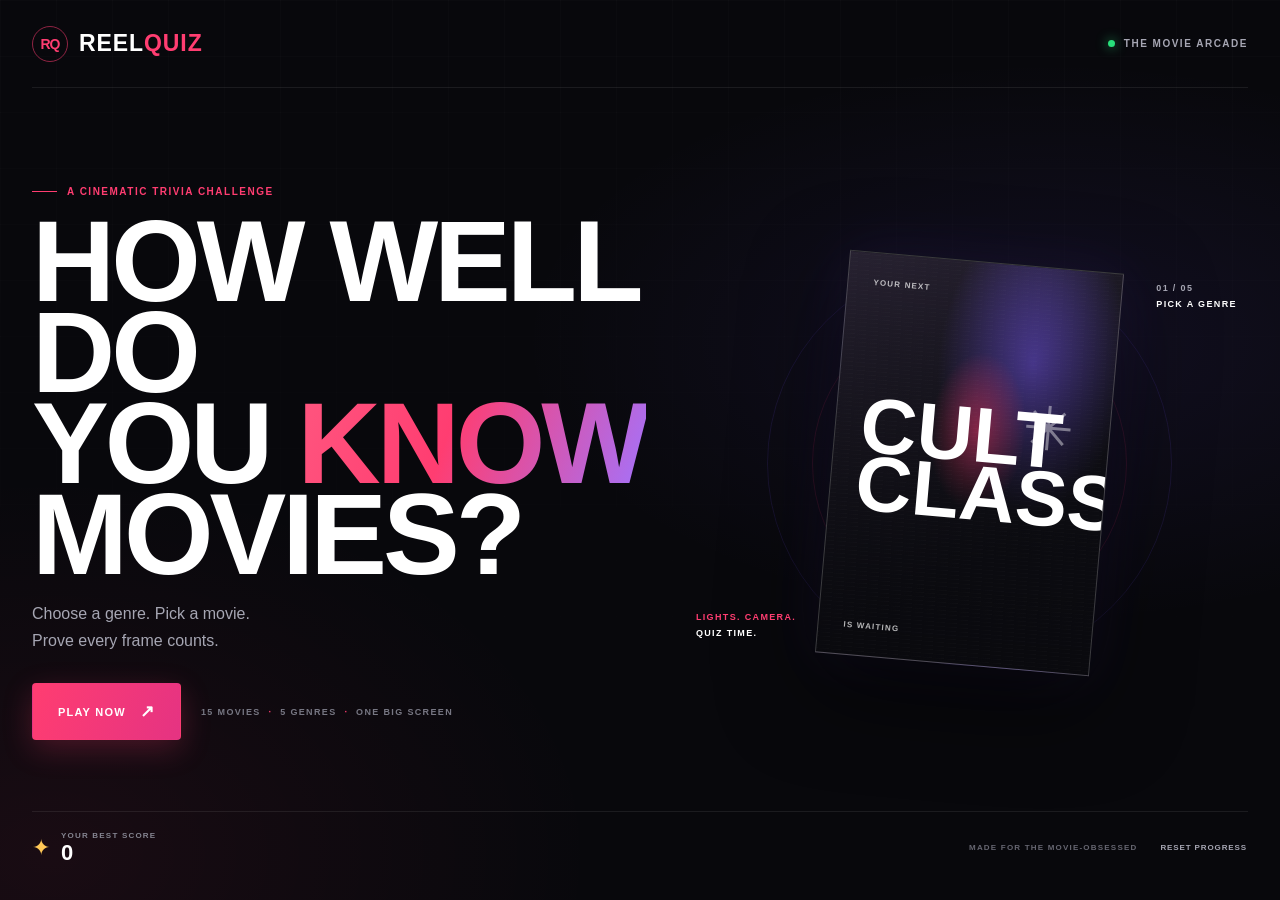
<file: Frontend/index.html>
<!DOCTYPE html>
<html lang="en">
<head>
  <meta charset="UTF-8">
  <meta name="viewport" content="width=device-width, initial-scale=1.0">
  <meta name="theme-color" content="#08080c">
  <meta name="description" content="Pick a movie. Prove you know it. A cinematic movie quiz arcade.">
  <title>Reel Quiz — Movie Trivia Arcade</title>
  <link rel="stylesheet" href="style.css">
  <script src="js/data.js" defer></script>
  <script src="js/questions.js" defer></script>
  <script src="js/app.js" defer></script>
</head>
<body>
  <a class="skip-link" href="#main">Skip to content</a>
  <div class="app-shell">
    <header class="site-header">
      <a class="brand" href="#home" data-screen-link="home" aria-label="Reel Quiz home">
        <span class="brand-mark" aria-hidden="true">RQ</span>
        <span>REEL<span class="brand-accent">QUIZ</span></span>
      </a>
      <div class="header-status">
        <span class="status-light" aria-hidden="true"></span>
        <span>THE MOVIE ARCADE</span>
      </div>
    </header>

    <main id="main">
      <section class="screen home-screen" id="home" data-screen aria-labelledby="home-title">
        <div class="hero-copy">
          <p class="eyebrow"><span class="eyebrow-line"></span> A CINEMATIC TRIVIA CHALLENGE</p>
          <h1 id="home-title" tabindex="-1">HOW WELL DO<br>YOU <span class="text-gradient">KNOW</span><br>MOVIES?</h1>
          <p class="hero-description">Choose a genre. Pick a movie.<br>Prove every frame counts.</p>
          <div class="hero-actions">
            <button class="button button-primary button-large" type="button" data-action="play">
              PLAY NOW <span aria-hidden="true">↗</span>
            </button>
            <p class="microcopy">15 MOVIES <span aria-hidden="true">·</span> 5 GENRES <span aria-hidden="true">·</span> ONE BIG SCREEN</p>
          </div>
        </div>
        <div class="hero-art" aria-hidden="true">
          <div class="hero-orbit orbit-one"></div>
          <div class="hero-orbit orbit-two"></div>
          <div class="hero-poster">
            <span class="poster-kicker">YOUR NEXT</span>
            <span class="poster-title">CULT<br>CLASSIC</span>
            <span class="poster-symbol">✳</span>
            <span class="poster-footer">IS WAITING</span>
          </div>
          <span class="floating-label label-top">01 / 05<br><b>PICK A GENRE</b></span>
          <span class="floating-label label-bottom">LIGHTS. CAMERA.<br><b>QUIZ TIME.</b></span>
        </div>
        <div class="home-footer">
          <div class="high-score">
            <span class="high-score-icon" aria-hidden="true">✦</span>
            <span><span class="meta-label">YOUR BEST SCORE</span><strong id="home-high-score">0</strong></span>
          </div>
          <div class="home-footer-actions">
            <span class="footer-note">MADE FOR THE MOVIE-OBSESSED</span>
            <button class="button button-quiet reset-button" type="button" data-action="reset-progress">RESET PROGRESS</button>
          </div>
        </div>
      </section>

      <section class="screen selection-screen" id="genres" data-screen aria-labelledby="genres-title" hidden>
        <div class="screen-heading">
          <p class="eyebrow"><span class="eyebrow-line"></span> STEP 01 <span class="heading-divider">/</span> THE FIRST PICK</p>
          <h1 id="genres-title" tabindex="-1">CHOOSE YOUR <span class="text-gradient">GENRE</span></h1>
          <p class="screen-description">Set the scene. Which kind of story are you in the mood for?</p>
        </div>
        <div class="genre-grid" id="genre-grid"></div>
        <div class="screen-footer">
          <button class="button button-quiet" type="button" data-action="home"><span aria-hidden="true">←</span> HOME</button>
          <span class="selection-hint">PICK YOUR CINEMA UNIVERSE <span aria-hidden="true">✳</span></span>
        </div>
      </section>

      <section class="screen selection-screen" id="movies" data-screen aria-labelledby="movies-title" hidden>
        <div class="screen-heading">
          <p class="eyebrow"><span class="eyebrow-line"></span> STEP 02 <span class="heading-divider">/</span> PICK YOUR FILM</p>
          <h1 id="movies-title" tabindex="-1"><span id="selected-genre-name">GENRE</span> <span class="text-gradient">NIGHT</span></h1>
          <p class="screen-description">Choose a movie and show us what you remember.</p>
        </div>
        <div class="movie-grid" id="movie-grid"></div>
        <div class="screen-footer">
          <button class="button button-quiet" type="button" data-action="back-to-genres"><span aria-hidden="true">←</span> ALL GENRES</button>
          <span class="selection-hint" id="movie-count"></span>
        </div>
      </section>

      <section class="screen selection-screen modes-screen" id="modes" data-screen aria-labelledby="modes-title" hidden>
        <div class="screen-heading">
          <p class="eyebrow"><span class="eyebrow-line"></span> STEP 03 <span class="heading-divider">/</span> SET THE CHALLENGE</p>
          <h1 id="modes-title" tabindex="-1">CHOOSE YOUR <span class="text-gradient">MODE</span></h1>
          <p class="screen-description" id="mode-movie-title">Choose how you want to play.</p>
          <p class="mode-round-note">Every round has eight questions. Your chosen mode leads; other categories keep the challenge varied.</p>
        </div>
        <div class="mode-grid" id="mode-grid"></div>
        <div class="screen-footer">
          <button class="button button-quiet" type="button" data-action="back-to-movies"><span aria-hidden="true">←</span> MOVIES</button>
          <span class="selection-hint">PICK A MODE TO START PLAYING</span>
        </div>
      </section>

      <section class="screen quiz-screen" id="quiz" data-screen aria-labelledby="quiz-title" hidden>
        <div class="quiz-topline">
          <div>
            <p class="eyebrow"><span class="eyebrow-line"></span> YOUR MOVIE CHALLENGE</p>
            <h1 id="quiz-title" tabindex="-1">THE <span class="text-gradient">QUIZ</span></h1>
            <p class="quiz-movie-title" id="quiz-movie-title"></p>
          </div>
          <div class="score-panel" aria-live="polite">
            <span class="meta-label">CURRENT SCORE</span>
            <strong class="score-value" id="quiz-score">0</strong>
            <span class="score-bonus" id="score-pop" aria-hidden="true"></span>
          </div>
        </div>

        <div class="question-progress">
          <div class="question-progress-label">
            <span id="question-number">QUESTION 1 / 5</span>
            <span id="question-mode-label">CLASSIC TRIVIA</span>
          </div>
          <progress id="question-progress" max="8" value="1" aria-label="Quiz progress"></progress>
          <div class="quiz-stats">
            <div class="timer-panel" id="timer-panel">
              <span class="stat-label">TIME LEFT</span>
              <strong id="timer-value" aria-live="off">15</strong>
              <progress id="timer-progress" max="15" value="15" aria-label="Time remaining"></progress>
            </div>
            <div class="streak-panel" id="streak-panel" aria-live="polite">
              <span class="stat-label">BEST STREAK</span>
              <strong id="streak-value">0</strong>
              <span class="streak-current" id="current-streak">No active streak</span>
            </div>
          </div>
        </div>

        <div id="quiz-question-panel">
          <p class="question-type" id="question-type">MULTIPLE CHOICE</p>
          <h2 class="question-prompt" id="question-prompt" tabindex="-1"></h2>
          <div class="answer-grid" id="answer-grid" role="group" aria-label="Answer choices"></div>
          <div class="answer-feedback" id="answer-feedback" role="status" aria-live="polite" hidden>
            <div class="feedback-copy">
              <strong id="feedback-title"></strong>
              <p id="feedback-explanation"></p>
            </div>
            <button class="button button-primary" type="button" data-action="continue">
              NEXT <span aria-hidden="true">→</span>
            </button>
          </div>
        </div>

      </section>

      <section class="screen results-screen" id="results" data-screen aria-labelledby="results-title" hidden>
        <div class="results-heading">
          <p class="eyebrow"><span class="eyebrow-line"></span> FINAL CUT <span class="heading-divider">/</span> CHALLENGE COMPLETE</p>
          <div class="record-banner" id="record-banner" hidden>✦ NEW ARCADE HIGH SCORE ✦</div>
          <h1 id="results-title" tabindex="-1">QUIZ <span class="text-gradient">COMPLETE</span></h1>
          <p class="results-movie" id="results-movie-title"></p>
          <strong class="results-score" id="results-score">0</strong>
          <p class="results-rating" id="results-rating">NICE RUN!</p>
        </div>

        <div class="results-stats" aria-label="Quiz results">
          <div><span>ACCURACY</span><strong id="results-accuracy">0%</strong></div>
          <div><span>CORRECT</span><strong id="results-correct">0 / 0</strong></div>
          <div><span>BEST STREAK</span><strong id="results-streak">0</strong></div>
          <div><span>TIME BONUS</span><strong id="results-time-bonus">+0</strong></div>
        </div>

        <div class="results-mastery">
          <div class="mastery-heading">
            <div><span class="stat-label">MOVIE MASTERY</span><strong id="results-mastery-value">0%</strong></div>
            <span id="results-mastery-record">FIRST RUN</span>
          </div>
          <progress id="results-mastery-progress" max="100" value="0" aria-label="Movie mastery"></progress>
          <p id="results-mastery-copy"></p>
        </div>

        <div class="results-actions">
          <button class="button button-primary" type="button" data-action="replay-quiz">PLAY AGAIN <span aria-hidden="true">↻</span></button>
          <button class="button button-secondary" type="button" data-action="show-mastery">MOVIE MASTERY</button>
          <button class="button button-quiet" type="button" data-action="back-to-movies">CHOOSE ANOTHER MOVIE</button>
          <button class="button button-quiet" type="button" data-action="home">BACK TO HOME</button>
        </div>
      </section>

      <section class="screen mastery-screen" id="mastery" data-screen aria-labelledby="mastery-title" hidden>
        <div class="screen-heading">
          <p class="eyebrow"><span class="eyebrow-line"></span> YOUR COLLECTION <span class="heading-divider">/</span> PLAYER PROGRESS</p>
          <h1 id="mastery-title" tabindex="-1">MOVIE <span class="text-gradient">MASTERY</span></h1>
          <p class="screen-description" id="mastery-movie-title"></p>
        </div>
        <div class="mastery-card">
          <div class="mastery-card-top">
            <span class="stat-label">MASTERY</span>
            <strong id="mastery-percentage">0%</strong>
          </div>
          <progress id="mastery-progress" max="100" value="0" aria-label="Movie mastery"></progress>
          <div class="mastery-record-grid">
            <div><span>GAMES PLAYED</span><strong id="mastery-games">0</strong></div>
            <div><span>BEST SCORE</span><strong id="mastery-best-score">0</strong></div>
            <div><span>BEST STREAK</span><strong id="mastery-best-streak">0</strong></div>
            <div><span>ACCURACY</span><strong id="mastery-accuracy">0%</strong></div>
            <div><span>QUESTIONS ANSWERED</span><strong id="mastery-answered">0</strong></div>
            <div><span>CORRECT ANSWERS</span><strong id="mastery-correct">0</strong></div>
          </div>
        </div>
        <div class="screen-footer">
          <button class="button button-quiet" type="button" data-action="back-to-results"><span aria-hidden="true">←</span> RESULTS</button>
          <button class="button button-quiet" type="button" data-action="back-to-movies">ALL MOVIES <span aria-hidden="true">→</span></button>
        </div>
      </section>

      <p class="app-notice" id="app-notice" role="status" aria-live="polite" hidden></p>
      <div class="sr-only" id="screen-announcement" aria-live="polite"></div>
    </main>
  </div>
</body>
</html>
</file>
<file: Frontend/style.css>
:root {
  color-scheme: dark;
  --bg-primary: #08080c;
  --bg-secondary: #111118;
  --bg-card: #181821;
  --text-primary: #ffffff;
  --text-secondary: #a6a6b3;
  --accent-primary: #ff3d71;
  --accent-secondary: #7c5cff;
  --success: #28e07b;
  --danger: #ff4757;
  --warning: #ffc857;
  --border: rgba(255, 255, 255, 0.08);
  --font-display: "Arial Narrow", "Franklin Gothic Condensed", Impact, sans-serif;
  --font-body: "Segoe UI", Arial, sans-serif;
}

* {
  box-sizing: border-box;
}

body {
  min-width: 320px;
  min-height: 100vh;
  margin: 0;
  color: var(--text-primary);
  background:
    radial-gradient(ellipse at 82% 38%, rgba(124, 92, 255, 0.09), transparent 33rem),
    radial-gradient(ellipse at 4% 95%, rgba(255, 61, 113, 0.07), transparent 34rem),
    var(--bg-primary);
  font-family: var(--font-body);
}

body::before {
  position: fixed;
  z-index: -1;
  inset: 0;
  background-image: linear-gradient(rgba(255, 255, 255, 0.014) 1px, transparent 1px),
    linear-gradient(90deg, rgba(255, 255, 255, 0.014) 1px, transparent 1px);
  background-size: 56px 56px;
  content: "";
  mask-image: linear-gradient(to bottom, black, transparent 90%);
  pointer-events: none;
}

button,
a {
  font: inherit;
}

button {
  color: inherit;
}

button:focus-visible,
a:focus-visible {
  outline: 2px solid var(--warning);
  outline-offset: 4px;
}

[hidden] {
  display: none !important;
}

.skip-link {
  position: fixed;
  z-index: 10;
  top: 12px;
  left: 12px;
  padding: 10px 14px;
  transform: translateY(-150%);
  color: var(--bg-primary);
  background: var(--text-primary);
}

.skip-link:focus {
  transform: translateY(0);
}

.app-shell {
  width: min(100% - 64px, 1320px);
  min-height: 100vh;
  margin-inline: auto;
}

.site-header {
  display: flex;
  min-height: 88px;
  align-items: center;
  justify-content: space-between;
  border-bottom: 1px solid var(--border);
}

.brand {
  display: inline-flex;
  align-items: center;
  gap: 11px;
  color: var(--text-primary);
  font-family: var(--font-display);
  font-size: 23px;
  font-weight: 800;
  letter-spacing: 0.04em;
  text-decoration: none;
}

.brand-mark {
  display: grid;
  width: 36px;
  height: 36px;
  place-items: center;
  border: 1px solid rgba(255, 61, 113, 0.55);
  border-radius: 50%;
  color: var(--accent-primary);
  font-size: 14px;
  letter-spacing: -0.08em;
}

.brand-accent {
  color: var(--accent-primary);
}

.header-status,
.eyebrow,
.meta-label,
.microcopy,
.footer-note,
.selection-hint,
.poster-kicker,
.poster-footer,
.floating-label {
  font-size: 10px;
  font-weight: 700;
  letter-spacing: 0.15em;
}

.header-status {
  display: flex;
  align-items: center;
  gap: 9px;
  color: var(--text-secondary);
}

.status-light {
  width: 7px;
  height: 7px;
  border-radius: 50%;
  background: var(--success);
  box-shadow: 0 0 12px rgba(40, 224, 123, 0.8);
}

.screen {
  animation: screen-enter 420ms ease both;
}

.home-screen {
  position: relative;
  display: grid;
  min-height: calc(100vh - 89px);
  grid-template-columns: 1.05fr 0.95fr;
  align-content: center;
  align-items: center;
  column-gap: 42px;
  padding: 44px 0 105px;
}

.hero-copy {
  position: relative;
  z-index: 1;
  padding-block: 32px;
}

.eyebrow {
  display: flex;
  align-items: center;
  gap: 10px;
  margin: 0 0 19px;
  color: var(--accent-primary);
}

.eyebrow-line {
  display: inline-block;
  width: 25px;
  height: 1px;
  background: currentColor;
}

h1,
h2,
p {
  margin-top: 0;
}

.hero-copy h1,
.screen-heading h1 {
  margin-bottom: 20px;
  font-family: var(--font-display);
  font-size: clamp(68px, 9vw, 126px);
  font-weight: 900;
  letter-spacing: -0.035em;
  line-height: 0.79;
}

.text-gradient {
  color: var(--accent-primary);
  background: linear-gradient(110deg, #ff547e 4%, #ff3d71 43%, #a174ff 100%);
  background-clip: text;
  -webkit-text-fill-color: transparent;
}

.hero-description {
  margin-bottom: 29px;
  color: var(--text-secondary);
  font-size: 16px;
  line-height: 1.7;
}

.hero-actions {
  display: flex;
  align-items: center;
  gap: 20px;
  flex-wrap: wrap;
}

.button {
  display: inline-flex;
  min-height: 44px;
  align-items: center;
  justify-content: center;
  gap: 14px;
  padding: 0 19px;
  border: 1px solid transparent;
  border-radius: 4px;
  cursor: pointer;
  font-size: 11px;
  font-weight: 800;
  letter-spacing: 0.11em;
  transition: transform 180ms ease, border-color 180ms ease, background 180ms ease, box-shadow 180ms ease;
}

.button:hover {
  transform: translateY(-2px);
}

.button-primary {
  color: white;
  background: linear-gradient(110deg, #ff3d71, #e53382);
  box-shadow: 0 9px 30px rgba(255, 61, 113, 0.23);
}

.button-primary:hover {
  box-shadow: 0 12px 36px rgba(255, 61, 113, 0.38);
}

.button-large {
  min-height: 57px;
  padding-inline: 25px;
}

.button-large span {
  font-size: 17px;
}

.microcopy {
  margin: 0;
  color: #777783;
  font-size: 9px;
}

.microcopy span {
  margin-inline: 4px;
  color: var(--accent-primary);
}

.hero-art {
  position: relative;
  display: grid;
  min-height: 470px;
  place-items: center;
  perspective: 900px;
}

.hero-poster {
  position: relative;
  display: flex;
  width: min(60%, 275px);
  min-width: 220px;
  aspect-ratio: 0.68;
  flex-direction: column;
  justify-content: space-between;
  overflow: hidden;
  padding: 25px;
  transform: rotate(5deg);
  border: 1px solid rgba(255, 255, 255, 0.2);
  background:
    linear-gradient(180deg, rgba(8, 8, 12, 0.04), rgba(8, 8, 12, 0.8)),
    radial-gradient(ellipse at 52% 42%, rgba(255, 61, 113, 0.75), transparent 24%),
    radial-gradient(ellipse at 70% 24%, rgba(124, 92, 255, 0.62), transparent 35%),
    linear-gradient(145deg, #292333, #101016 68%);
  box-shadow: 0 30px 90px rgba(0, 0, 0, 0.65), 0 0 60px rgba(124, 92, 255, 0.12);
  transition: transform 400ms ease;
}

.hero-poster::before,
.movie-art::before {
  position: absolute;
  inset: 0;
  background: repeating-linear-gradient(0deg, transparent 0 3px, rgba(255, 255, 255, 0.018) 4px);
  content: "";
  pointer-events: none;
}

.hero-art:hover .hero-poster {
  transform: rotate(1deg) translateY(-5px);
}

.poster-kicker,
.poster-footer {
  z-index: 1;
  color: rgba(255, 255, 255, 0.7);
  font-size: 8px;
}

.poster-title {
  z-index: 1;
  font-family: var(--font-display);
  font-size: clamp(50px, 7vw, 78px);
  font-weight: 900;
  line-height: 0.75;
}

.poster-symbol {
  position: absolute;
  top: 31%;
  right: 13%;
  color: rgba(255, 255, 255, 0.42);
  font-size: 61px;
}

.floating-label {
  position: absolute;
  z-index: 1;
  color: var(--text-secondary);
  font-size: 9px;
  line-height: 1.8;
}

.floating-label b {
  color: var(--text-primary);
}

.label-top {
  top: 11%;
  right: 2%;
}

.label-bottom {
  bottom: 12%;
  left: 1%;
  color: var(--accent-primary);
}

.hero-orbit {
  position: absolute;
  width: min(85%, 405px);
  aspect-ratio: 1;
  border: 1px solid rgba(124, 92, 255, 0.12);
  border-radius: 50%;
}

.orbit-two {
  width: min(65%, 315px);
  border-color: rgba(255, 61, 113, 0.14);
}

.home-footer {
  position: absolute;
  right: 0;
  bottom: 35px;
  left: 0;
  display: flex;
  align-items: center;
  justify-content: space-between;
  padding-top: 19px;
  border-top: 1px solid var(--border);
}

.home-footer-actions {
  display: flex;
  align-items: center;
  gap: 22px;
}

.reset-button {
  min-height: 32px;
  font-size: 8px;
}

.high-score {
  display: flex;
  align-items: center;
  gap: 11px;
}

.high-score-icon {
  color: var(--warning);
  font-size: 22px;
}

.high-score > span:last-child {
  display: grid;
  gap: 2px;
}

.meta-label {
  color: #858591;
  font-size: 8px;
}

.high-score strong {
  font-family: var(--font-display);
  font-size: 22px;
  line-height: 1;
}

.footer-note {
  color: #666671;
  font-size: 8px;
}

.selection-screen {
  min-height: calc(100vh - 89px);
  padding: 76px 0 42px;
}

.screen-heading {
  margin-bottom: 35px;
}

.screen-heading .eyebrow {
  margin-bottom: 16px;
}

.screen-heading h1 {
  margin-bottom: 12px;
  font-size: clamp(52px, 7vw, 88px);
  line-height: 0.9;
}

.heading-divider {
  padding-inline: 5px;
  color: #555561;
}

.screen-description {
  margin-bottom: 0;
  color: var(--text-secondary);
  font-size: 14px;
}

.genre-grid {
  display: grid;
  grid-template-columns: repeat(6, 1fr);
  gap: 14px;
}

.genre-card {
  --genre-color: var(--accent-primary);
  position: relative;
  display: flex;
  min-height: 194px;
  grid-column: span 2;
  flex-direction: column;
  justify-content: space-between;
  overflow: hidden;
  padding: 20px;
  border: 1px solid var(--border);
  border-radius: 5px;
  background:
    radial-gradient(ellipse at 100% 0%, color-mix(in srgb, var(--genre-color), transparent 84%), transparent 58%),
    linear-gradient(135deg, rgba(255, 255, 255, 0.035), rgba(255, 255, 255, 0.005)),
    var(--bg-secondary);
  text-align: left;
  cursor: pointer;
  transition: border-color 180ms ease, transform 180ms ease, background-color 180ms ease;
}

.genre-card:nth-child(4) {
  grid-column: 2 / span 2;
}

.genre-card:nth-child(5) {
  grid-column: 4 / span 2;
}

.genre-card:hover {
  z-index: 1;
  transform: translateY(-5px);
  border-color: color-mix(in srgb, var(--genre-color), transparent 35%);
}

.genre-card:focus-visible {
  outline-color: var(--genre-color);
}

.genre-topline,
.genre-bottomline {
  display: flex;
  align-items: center;
  justify-content: space-between;
}

.genre-icon {
  display: grid;
  width: 41px;
  height: 41px;
  place-items: center;
  border: 1px solid color-mix(in srgb, var(--genre-color), transparent 72%);
  border-radius: 50%;
  color: var(--genre-color);
  background: color-mix(in srgb, var(--genre-color), transparent 91%);
  font-size: 19px;
}

.genre-arrow {
  color: #858591;
  font-size: 20px;
  transition: color 180ms ease, transform 180ms ease;
}

.genre-card:hover .genre-arrow {
  transform: translate(2px, -2px);
  color: var(--genre-color);
}

.genre-name {
  margin: 18px 0 4px;
  font-family: var(--font-display);
  font-size: 32px;
  font-weight: 800;
  letter-spacing: 0.02em;
  line-height: 0.95;
}

.genre-count {
  color: var(--text-secondary);
  font-size: 10px;
}

.screen-footer {
  display: flex;
  align-items: center;
  justify-content: space-between;
  gap: 16px;
  margin-top: 28px;
  padding-top: 17px;
  border-top: 1px solid var(--border);
}

.button-quiet {
  padding-inline: 0;
  color: var(--text-secondary);
  background: transparent;
}

.button-quiet:hover {
  color: var(--text-primary);
}

.selection-hint {
  color: #747480;
  font-size: 8px;
}

.selection-hint span {
  margin-left: 5px;
  color: var(--accent-primary);
}

.movie-grid {
  display: grid;
  grid-template-columns: repeat(3, minmax(0, 1fr));
  gap: 17px;
}

.movie-card {
  --movie-color: var(--accent-primary);
  overflow: hidden;
  border: 1px solid var(--border);
  border-radius: 5px;
  background: var(--bg-secondary);
  transition: transform 180ms ease, border-color 180ms ease;
}

.movie-card:hover {
  transform: translateY(-4px);
  border-color: color-mix(in srgb, var(--movie-color), transparent 45%);
}

.movie-art {
  position: relative;
  display: flex;
  min-height: 210px;
  align-items: flex-end;
  overflow: hidden;
  padding: 16px;
  background:
    radial-gradient(ellipse at 55% 35%, color-mix(in srgb, var(--movie-color), transparent 58%), transparent 35%),
    linear-gradient(180deg, transparent 25%, rgba(8, 8, 12, 0.9)),
    linear-gradient(135deg, color-mix(in srgb, var(--movie-color), #171720 60%), #111118 75%);
}

.movie-art::after {
  position: absolute;
  top: 18%;
  left: 50%;
  width: 90px;
  height: 90px;
  transform: translateX(-50%);
  border: 1px solid color-mix(in srgb, var(--movie-color), transparent 55%);
  border-radius: 50%;
  box-shadow: 0 0 55px color-mix(in srgb, var(--movie-color), transparent 55%), inset 0 0 25px color-mix(in srgb, var(--movie-color), transparent 78%);
  content: "";
}

.movie-art-title {
  position: relative;
  z-index: 1;
  max-width: 100%;
  font-family: var(--font-display);
  font-size: clamp(26px, 3vw, 39px);
  font-weight: 900;
  line-height: 0.9;
  text-shadow: 0 2px 12px rgba(0, 0, 0, 0.65);
}

.movie-content {
  padding: 14px 15px 15px;
}

.movie-meta {
  display: flex;
  justify-content: space-between;
  gap: 8px;
  margin-bottom: 11px;
  color: var(--text-secondary);
  font-size: 10px;
  text-transform: capitalize;
}

.difficulty {
  color: var(--movie-color);
}

.movie-description {
  min-height: 38px;
  margin-bottom: 13px;
  color: #aaaab5;
  font-size: 11px;
  line-height: 1.55;
}

.mastery {
  margin: 0 0 13px;
  color: var(--text-secondary);
  font-size: 10px;
}

.mastery strong {
  color: var(--text-primary);
}

.movie-play {
  width: 100%;
  min-height: 39px;
  justify-content: space-between;
  border-color: var(--border);
  background: rgba(255, 255, 255, 0.035);
  font-size: 9px;
}

.movie-play:hover {
  border-color: var(--movie-color);
  background: color-mix(in srgb, var(--movie-color), transparent 90%);
}

.mode-grid {
  display: grid;
  grid-template-columns: repeat(2, minmax(0, 1fr));
  gap: 13px;
}

.mode-card {
  display: grid;
  min-height: 115px;
  grid-template-columns: 52px 1fr auto;
  align-items: center;
  gap: 15px;
  padding: 19px;
  border: 1px solid var(--border);
  border-radius: 5px;
  background: var(--bg-secondary);
  text-align: left;
  cursor: pointer;
  transition: border-color 180ms ease, background 180ms ease, transform 180ms ease;
}

.mode-card:last-child {
  grid-column: 1 / -1;
}

.mode-card:hover:not(:disabled) {
  transform: translateY(-2px);
  border-color: rgba(255, 61, 113, 0.55);
  background: linear-gradient(110deg, rgba(255, 61, 113, 0.1), rgba(124, 92, 255, 0.06)), var(--bg-secondary);
}

.mode-card:disabled {
  cursor: not-allowed;
  opacity: 0.48;
}

.mode-round-note {
  margin: 16px 0 0;
  color: var(--text-secondary);
  font-size: 11px;
  line-height: 1.5;
}

.mode-icon {
  display: grid;
  width: 48px;
  height: 48px;
  place-items: center;
  border-radius: 4px;
  color: #ff7397;
  background: rgba(255, 61, 113, 0.1);
  font-size: 21px;
}

.mode-card strong {
  display: block;
  margin-bottom: 4px;
  font-family: var(--font-display);
  font-size: 22px;
  letter-spacing: 0.03em;
}

.mode-card small {
  color: var(--text-secondary);
  font-size: 11px;
}

.mode-play {
  display: grid;
  justify-items: end;
  gap: 7px;
  color: var(--text-secondary);
  font-size: 8px;
  font-weight: 700;
  letter-spacing: 0.1em;
  white-space: nowrap;
}

.mode-play b {
  color: var(--accent-primary);
  font-size: 18px;
  font-weight: 500;
}

.empty-state {
  grid-column: 1 / -1;
  margin: 0;
  padding: 26px;
  border: 1px dashed rgba(255, 255, 255, 0.18);
  border-radius: 4px;
  color: var(--text-secondary);
  background: rgba(255, 255, 255, 0.025);
  font-size: 13px;
  line-height: 1.6;
}

.quiz-screen {
  min-height: calc(100vh - 89px);
  padding: 64px 0 46px;
}

.quiz-topline {
  display: flex;
  align-items: flex-end;
  justify-content: space-between;
  gap: 24px;
  padding-bottom: 26px;
  border-bottom: 1px solid var(--border);
}

.quiz-topline .eyebrow {
  margin-bottom: 12px;
}

.quiz-topline h1 {
  margin: 0;
  font-family: var(--font-display);
  font-size: clamp(52px, 7vw, 78px);
  font-weight: 900;
  letter-spacing: -0.03em;
  line-height: 0.9;
}

.quiz-movie-title {
  margin: 9px 0 0;
  color: var(--text-secondary);
  font-size: 13px;
}

.score-panel {
  position: relative;
  display: grid;
  min-width: 125px;
  gap: 5px;
  padding: 13px 16px;
  border: 1px solid var(--border);
  border-radius: 4px;
  background: rgba(255, 255, 255, 0.025);
  text-align: right;
}

.score-panel strong {
  font-family: var(--font-display);
  font-size: 30px;
  line-height: 1;
}

.score-bonus {
  position: absolute;
  top: -7px;
  right: 13px;
  color: var(--success);
  font-family: var(--font-display);
  font-size: 17px;
  font-weight: 800;
  pointer-events: none;
}

.score-value.score-value-pop {
  animation: score-value-pop 450ms ease;
}

.score-bonus.score-bonus-pop {
  animation: score-pop 700ms ease both;
}

.question-progress {
  padding: 20px 0 26px;
}

.question-progress-label {
  display: flex;
  justify-content: space-between;
  gap: 14px;
  margin-bottom: 9px;
  color: var(--text-secondary);
  font-size: 9px;
  font-weight: 700;
  letter-spacing: 0.12em;
}

.question-progress-label span:first-child {
  color: var(--text-primary);
}

.question-progress-label span:last-child {
  color: var(--accent-primary);
  text-align: right;
}

.question-progress progress {
  display: block;
  width: 100%;
  height: 5px;
  overflow: hidden;
  border: 0;
  border-radius: 10px;
  background: rgba(255, 255, 255, 0.09);
  appearance: none;
}

.question-progress progress::-webkit-progress-bar {
  border-radius: 10px;
  background: rgba(255, 255, 255, 0.09);
}

.question-progress progress::-webkit-progress-value {
  border-radius: 10px;
  background: linear-gradient(90deg, var(--accent-primary), var(--accent-secondary));
  transition: width 250ms ease;
}

.question-progress progress::-moz-progress-bar {
  border-radius: 10px;
  background: linear-gradient(90deg, var(--accent-primary), var(--accent-secondary));
}

.quiz-stats {
  display: flex;
  justify-content: space-between;
  gap: 16px;
  margin-top: 15px;
}

.timer-panel,
.streak-panel {
  display: grid;
  min-width: 115px;
  grid-template-columns: 1fr auto;
  align-items: center;
  column-gap: 12px;
  row-gap: 4px;
}

.stat-label {
  color: #888894;
  font-size: 8px;
  font-weight: 700;
  letter-spacing: 0.13em;
}

.timer-panel strong,
.streak-panel strong {
  font-family: var(--font-display);
  font-size: 22px;
  line-height: 1;
}

.timer-panel progress {
  width: 115px;
  height: 3px;
  grid-column: 1 / -1;
  overflow: hidden;
  border: 0;
  border-radius: 6px;
  background: rgba(255, 255, 255, 0.1);
  appearance: none;
}

.timer-panel progress::-webkit-progress-bar {
  border-radius: 6px;
  background: rgba(255, 255, 255, 0.1);
}

.timer-panel progress::-webkit-progress-value {
  border-radius: 6px;
  background: var(--success);
  transition: width 100ms linear;
}

.timer-panel progress::-moz-progress-bar {
  border-radius: 6px;
  background: var(--success);
}

.timer-panel.is-urgent strong,
.timer-panel.is-urgent progress::-webkit-progress-value,
.timer-panel.is-urgent progress::-moz-progress-bar {
  color: var(--danger);
  background-color: var(--danger);
}

.streak-panel {
  justify-items: end;
  text-align: right;
}

.streak-current {
  color: var(--accent-primary);
  font-size: 9px;
  grid-column: 1 / -1;
}

.question-type {
  margin-bottom: 12px;
  color: #888894;
  font-size: 9px;
  font-weight: 700;
  letter-spacing: 0.16em;
}

.question-prompt {
  max-width: 850px;
  margin-bottom: 26px;
  font-family: var(--font-display);
  font-size: clamp(32px, 5vw, 54px);
  font-weight: 700;
  line-height: 1.05;
}

.answer-grid {
  display: grid;
  grid-template-columns: repeat(2, minmax(0, 1fr));
  gap: 12px;
}

.answer-option {
  display: flex;
  min-height: 70px;
  align-items: center;
  gap: 15px;
  padding: 12px 17px;
  border: 1px solid var(--border);
  border-radius: 4px;
  background: rgba(255, 255, 255, 0.035);
  text-align: left;
  cursor: pointer;
  transition: border-color 160ms ease, background 160ms ease, transform 160ms ease;
}

.answer-option:hover:not(:disabled) {
  transform: translateY(-2px);
  border-color: rgba(255, 61, 113, 0.65);
  background: rgba(255, 61, 113, 0.08);
}

.answer-letter {
  display: grid;
  width: 32px;
  height: 32px;
  flex: 0 0 auto;
  place-items: center;
  border: 1px solid var(--border);
  border-radius: 3px;
  color: var(--text-secondary);
  font-size: 11px;
  font-weight: 700;
}

.answer-text {
  font-size: 13px;
  font-weight: 600;
  line-height: 1.4;
}

.answer-option:disabled {
  cursor: default;
}

.answer-option.answer-correct {
  border-color: rgba(40, 224, 123, 0.7);
  background: rgba(40, 224, 123, 0.1);
}

.answer-correct .answer-letter {
  border-color: var(--success);
  color: var(--success);
}

.answer-option.answer-incorrect {
  border-color: rgba(255, 71, 87, 0.7);
  background: rgba(255, 71, 87, 0.1);
}

.answer-incorrect .answer-letter {
  border-color: var(--danger);
  color: var(--danger);
}

.answer-feedback {
  display: flex;
  align-items: center;
  justify-content: space-between;
  gap: 20px;
  margin-top: 18px;
  padding: 15px 17px;
  border: 1px solid var(--border);
  border-left: 3px solid var(--success);
  border-radius: 3px;
  background: rgba(255, 255, 255, 0.035);
  animation: screen-enter 220ms ease both;
}

.answer-feedback.is-incorrect {
  border-left-color: var(--danger);
}

.feedback-copy strong {
  font-family: var(--font-display);
  font-size: 19px;
  letter-spacing: 0.04em;
}

.feedback-copy p {
  margin: 4px 0 0;
  color: var(--text-secondary);
  font-size: 12px;
  line-height: 1.5;
}

.answer-feedback .button {
  flex: 0 0 auto;
}

.button-secondary {
  border-color: var(--border);
  background: rgba(255, 255, 255, 0.04);
}

.results-screen,
.mastery-screen {
  min-height: calc(100vh - 89px);
  padding: 58px 0 45px;
}

.results-heading {
  text-align: center;
}

.results-heading .eyebrow {
  justify-content: center;
  margin-bottom: 14px;
}

.record-banner {
  width: fit-content;
  margin: 0 auto 13px;
  padding: 9px 18px;
  border: 1px solid rgba(255, 200, 87, 0.45);
  border-radius: 30px;
  color: var(--warning);
  background: rgba(255, 200, 87, 0.09);
  font-size: 10px;
  font-weight: 800;
  letter-spacing: 0.14em;
}

.record-banner.record-celebrate {
  animation: record-celebrate 700ms ease both;
}

.results-heading h1 {
  margin: 0;
  font-family: var(--font-display);
  font-size: clamp(52px, 8vw, 88px);
  font-weight: 900;
  line-height: 0.9;
}

.results-movie {
  margin: 10px 0 1px;
  color: var(--text-secondary);
  font-size: 13px;
}

.results-score {
  display: block;
  font-family: var(--font-display);
  font-size: clamp(66px, 11vw, 110px);
  font-weight: 900;
  letter-spacing: -0.04em;
  line-height: 1;
}

.results-rating {
  margin: 0;
  color: var(--warning);
  font-size: 10px;
  font-weight: 800;
  letter-spacing: 0.2em;
}

.results-stats {
  display: grid;
  max-width: 760px;
  grid-template-columns: repeat(4, minmax(0, 1fr));
  gap: 1px;
  margin: 27px auto 20px;
  border: 1px solid var(--border);
  background: var(--border);
}

.results-stats > div {
  display: grid;
  min-height: 84px;
  align-content: center;
  gap: 7px;
  padding: 12px;
  background: var(--bg-secondary);
  text-align: center;
}

.results-stats span,
.mastery-record-grid span {
  color: #888894;
  font-size: 8px;
  font-weight: 700;
  letter-spacing: 0.11em;
}

.results-stats strong {
  font-family: var(--font-display);
  font-size: 25px;
  line-height: 1;
}

.results-mastery,
.mastery-card {
  max-width: 760px;
  margin-inline: auto;
  padding: 17px 19px;
  border: 1px solid var(--border);
  border-radius: 4px;
  background: rgba(255, 255, 255, 0.025);
}

.mastery-heading,
.mastery-card-top {
  display: flex;
  align-items: center;
  justify-content: space-between;
  gap: 14px;
  margin-bottom: 10px;
}

.mastery-heading > div,
.mastery-card-top {
  display: flex;
  align-items: center;
  gap: 11px;
}

.mastery-heading > div {
  align-items: baseline;
}

.mastery-heading strong,
.mastery-card-top strong {
  font-family: var(--font-display);
  font-size: 24px;
  line-height: 1;
}

.mastery-heading > span {
  color: var(--text-secondary);
  font-size: 8px;
  font-weight: 700;
  letter-spacing: 0.1em;
}

.results-mastery progress,
.mastery-card progress {
  display: block;
  width: 100%;
  height: 6px;
  overflow: hidden;
  border: 0;
  border-radius: 8px;
  background: rgba(255, 255, 255, 0.1);
  appearance: none;
}

.results-mastery progress::-webkit-progress-bar,
.mastery-card progress::-webkit-progress-bar {
  border-radius: 8px;
  background: rgba(255, 255, 255, 0.1);
}

.results-mastery progress::-webkit-progress-value,
.mastery-card progress::-webkit-progress-value {
  border-radius: 8px;
  background: linear-gradient(90deg, var(--accent-primary), var(--accent-secondary));
  transition: width 400ms ease;
}

.results-mastery progress::-moz-progress-bar,
.mastery-card progress::-moz-progress-bar {
  border-radius: 8px;
  background: linear-gradient(90deg, var(--accent-primary), var(--accent-secondary));
}

.results-mastery > p {
  margin: 9px 0 0;
  color: var(--text-secondary);
  font-size: 10px;
}

.results-actions {
  display: flex;
  justify-content: center;
  gap: 8px 15px;
  margin-top: 20px;
  flex-wrap: wrap;
}

.mastery-card {
  padding: 23px;
}

.mastery-card-top {
  justify-content: space-between;
}

.mastery-card-top strong {
  font-size: 42px;
}

.mastery-record-grid {
  display: grid;
  grid-template-columns: repeat(3, minmax(0, 1fr));
  gap: 1px;
  margin-top: 20px;
  border: 1px solid var(--border);
  background: var(--border);
}

.mastery-record-grid > div {
  display: grid;
  min-height: 80px;
  align-content: center;
  gap: 7px;
  padding: 12px;
  background: var(--bg-secondary);
}

.mastery-record-grid strong {
  font-family: var(--font-display);
  font-size: 22px;
}

.app-notice {
  position: fixed;
  z-index: 5;
  right: 20px;
  bottom: 20px;
  max-width: min(420px, calc(100vw - 40px));
  margin: 0;
  padding: 14px 17px;
  border: 1px solid rgba(255, 200, 87, 0.4);
  border-radius: 4px;
  color: var(--text-primary);
  background: #211d18;
  box-shadow: 0 12px 32px rgba(0, 0, 0, 0.45);
  font-size: 12px;
  line-height: 1.5;
}

.sr-only {
  position: absolute;
  width: 1px;
  height: 1px;
  overflow: hidden;
  clip: rect(0, 0, 0, 0);
  white-space: nowrap;
  clip-path: inset(50%);
}

@keyframes screen-enter {
  from {
    transform: translateY(8px);
    opacity: 0;
  }

  @keyframes score-pop {
    0% {
      transform: translateY(7px) scale(0.9);
      opacity: 0;
    }

    @keyframes score-value-pop {
      50% {
        transform: scale(1.15);
        color: var(--success);
      }
    }

    35%,
    65% {
      transform: translateY(-8px) scale(1.12);
      opacity: 1;
    }

    100% {
      transform: translateY(-17px) scale(1);
      opacity: 0;
    }
  }

  @keyframes record-celebrate {
    0% {
      transform: scale(0.8);
      opacity: 0;
    }

    65% {
      transform: scale(1.08);
      opacity: 1;
    }

    100% {
      transform: scale(1);
      opacity: 1;
    }
  }

  to {
    transform: translateY(0);
    opacity: 1;
  }
}

@media (max-width: 760px) {
  .app-shell {
    width: min(100% - 36px, 600px);
  }

  .site-header {
    min-height: 70px;
  }

  .home-screen {
    min-height: calc(100svh - 71px);
    grid-template-columns: 1fr;
    padding: 45px 0 132px;
  }

  .hero-copy {
    padding-block: 15px;
  }

  .hero-copy h1 {
    font-size: clamp(58px, 12vw, 80px);
  }

  .hero-art {
    position: absolute;
    z-index: 0;
    top: 8%;
    right: 0;
    width: 55%;
    min-height: 340px;
    opacity: 0.27;
    pointer-events: none;
  }

  .hero-poster {
    min-width: 150px;
    width: 54%;
    padding: 14px;
  }

  .poster-title {
    font-size: 51px;
  }

  .floating-label {
    display: none;
  }

  .home-footer {
    bottom: 23px;
  }

  .home-footer-actions {
    align-items: flex-end;
    flex-direction: column;
    gap: 3px;
  }

  .selection-screen {
    min-height: calc(100svh - 71px);
    padding-top: 52px;
  }

  .genre-grid {
    grid-template-columns: repeat(2, minmax(0, 1fr));
  }

  .genre-card,
  .genre-card:nth-child(4) {
    min-height: 160px;
    grid-column: auto;
  }

  .genre-card:last-child {
    grid-column: 1 / -1;
  }

  .movie-grid {
    grid-template-columns: repeat(2, minmax(0, 1fr));
  }

  .movie-art {
    min-height: 180px;
  }
}

@media (max-width: 480px) {
  .app-shell {
    width: calc(100% - 30px);
  }

  .header-status {
    font-size: 8px;
  }

  .hero-copy h1 {
    font-size: clamp(40px, 12vw, 50px);
  }

  .hero-description {
    font-size: 14px;
  }

  .hero-actions {
    align-items: flex-start;
    flex-direction: column;
    gap: 15px;
  }

  .footer-note {
    max-width: 105px;
    text-align: right;
    line-height: 1.6;
  }

  .screen-heading h1 {
    font-size: clamp(48px, 13vw, 65px);
  }

  .screen-description {
    font-size: 12px;
  }

  .genre-grid {
    gap: 9px;
  }

  .genre-card,
  .genre-card:nth-child(4) {
    min-height: 140px;
    padding: 14px;
  }

  .genre-name {
    font-size: 27px;
  }

  .genre-count {
    font-size: 9px;
  }

  .movie-grid {
    grid-template-columns: 1fr;
  }

  .movie-card {
    display: grid;
    grid-template-columns: 38% 1fr;
  }

  .movie-art {
    min-height: 190px;
    align-items: flex-end;
    padding: 10px;
  }

  .movie-art-title {
    font-size: 27px;
  }

  .movie-content {
    display: flex;
    flex-direction: column;
    justify-content: center;
    padding: 12px;
  }

  .movie-description {
    min-height: 0;
    font-size: 10px;
  }

  .movie-meta {
    flex-direction: column;
    gap: 4px;
  }

  .mode-grid {
    grid-template-columns: 1fr;
  }

  .mode-card {
    min-height: 90px;
    grid-template-columns: 42px 1fr auto;
    gap: 11px;
    padding: 14px;
  }

  .mode-icon {
    width: 40px;
    height: 40px;
    font-size: 18px;
  }

  .mode-card strong {
    font-size: 19px;
  }

  .quiz-screen,
  .results-screen,
  .mastery-screen {
    min-height: calc(100svh - 71px);
    padding-top: 38px;
  }

  .quiz-topline {
    align-items: center;
    gap: 10px;
  }

  .quiz-topline h1 {
    font-size: 50px;
  }

  .score-panel {
    min-width: 94px;
    padding: 10px;
  }

  .score-panel .meta-label {
    font-size: 7px;
  }

  .score-panel strong {
    font-size: 24px;
  }

  .question-prompt {
    font-size: 34px;
  }

  .answer-grid {
    grid-template-columns: 1fr;
    gap: 8px;
  }

  .answer-option {
    min-height: 58px;
  }

  .answer-feedback {
    align-items: flex-start;
    flex-direction: column;
  }

  .answer-feedback .button {
    align-self: flex-end;
  }

  .results-stats {
    grid-template-columns: repeat(2, minmax(0, 1fr));
  }

  .mastery-record-grid {
    grid-template-columns: repeat(2, minmax(0, 1fr));
  }

  .mastery-card {
    padding: 15px;
  }

  .results-actions {
    align-items: stretch;
    flex-direction: column;
  }

  .results-actions .button {
    width: 100%;
  }

  .selection-hint {
    max-width: 140px;
    text-align: right;
    line-height: 1.6;
  }
}

@media (prefers-reduced-motion: reduce) {
  *,
  *::before,
  *::after {
    scroll-behavior: auto !important;
    animation-duration: 0.01ms !important;
    animation-iteration-count: 1 !important;
    transition-duration: 0.01ms !important;
  }
}
</file>
